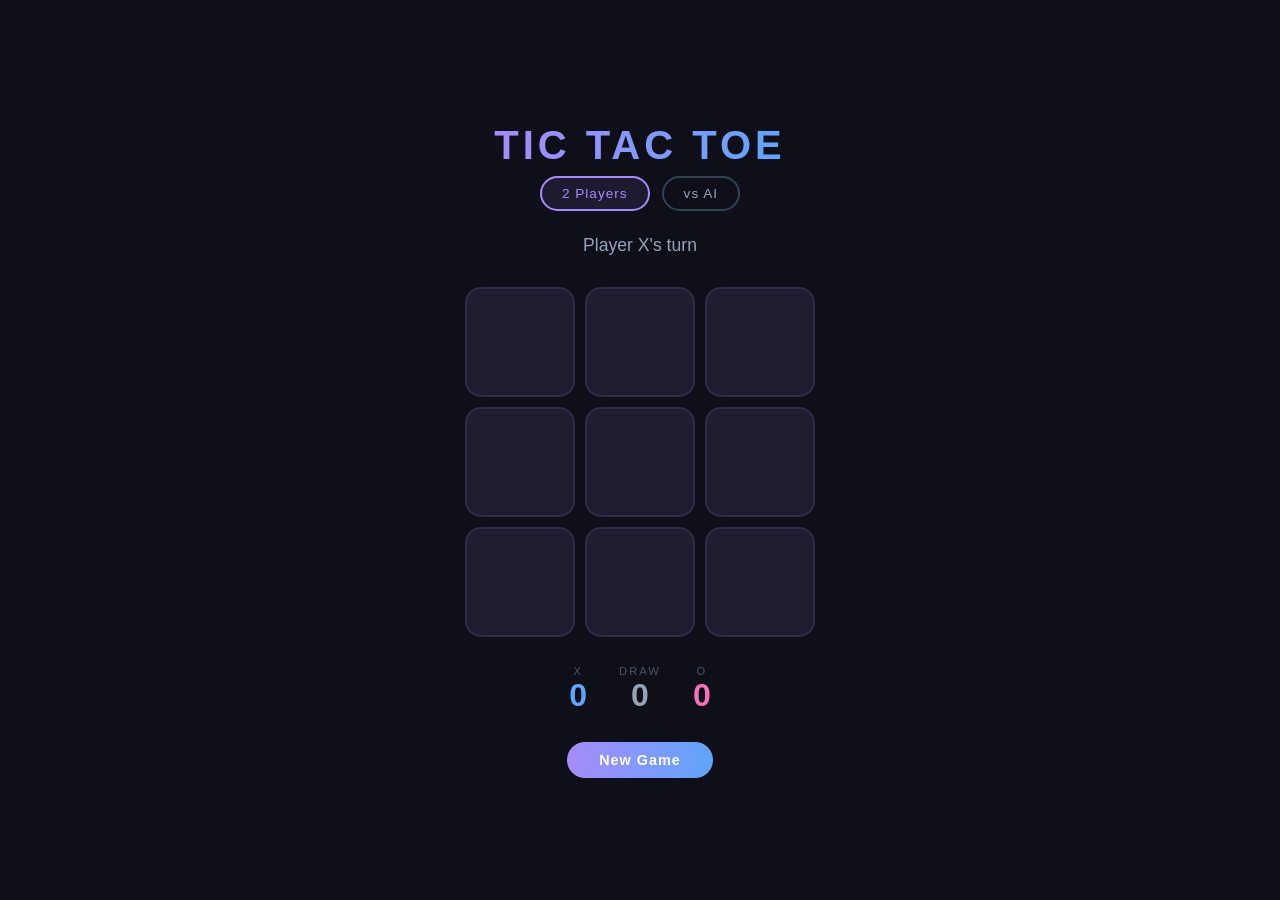
<file: tictactoe.html>
<!DOCTYPE html>
<html lang="en">
<head>
  <meta charset="UTF-8">
  <meta name="viewport" content="width=device-width, initial-scale=1.0">
  <title>Tic Tac Toe</title>
  <style>
    * {
      margin: 0;
      padding: 0;
      box-sizing: border-box;
    }

    body {
      min-height: 100vh;
      display: flex;
      flex-direction: column;
      align-items: center;
      justify-content: center;
      background: #0f0f1a;
      font-family: 'Segoe UI', sans-serif;
      color: #fff;
    }

    h1 {
      font-size: 2.5rem;
      letter-spacing: 4px;
      margin-bottom: 8px;
      background: linear-gradient(90deg, #a78bfa, #60a5fa);
      -webkit-background-clip: text;
      -webkit-text-fill-color: transparent;
      background-clip: text;
    }

    .mode-selector {
      display: flex;
      gap: 12px;
      margin-bottom: 24px;
    }

    .mode-btn {
      padding: 8px 20px;
      border-radius: 999px;
      border: 2px solid #334155;
      background: transparent;
      color: #94a3b8;
      font-size: 0.85rem;
      cursor: pointer;
      transition: all 0.2s;
      letter-spacing: 1px;
    }

    .mode-btn.active {
      border-color: #a78bfa;
      color: #a78bfa;
      background: rgba(167, 139, 250, 0.1);
    }

    .status {
      font-size: 1.1rem;
      color: #94a3b8;
      margin-bottom: 24px;
      height: 28px;
      transition: all 0.3s;
    }

    .status.highlight {
      color: #a78bfa;
      font-weight: 600;
    }

    .board {
      display: grid;
      grid-template-columns: repeat(3, 110px);
      grid-template-rows: repeat(3, 110px);
      gap: 10px;
    }

    .cell {
      width: 110px;
      height: 110px;
      background: #1e1e30;
      border-radius: 16px;
      border: 2px solid #2d2d4a;
      display: flex;
      align-items: center;
      justify-content: center;
      font-size: 3rem;
      font-weight: 700;
      cursor: pointer;
      transition: background 0.15s, transform 0.1s, border-color 0.2s;
      user-select: none;
    }

    .cell:hover:not(.taken) {
      background: #252540;
      border-color: #4a4a6a;
      transform: scale(1.04);
    }

    .cell.taken {
      cursor: default;
    }

    .cell.x {
      color: #60a5fa;
    }

    .cell.o {
      color: #f472b6;
    }

    .cell.winner {
      background: rgba(167, 139, 250, 0.15);
      border-color: #a78bfa;
      animation: pulse 0.6s ease-in-out;
    }

    @keyframes pulse {
      0%   { transform: scale(1); }
      50%  { transform: scale(1.08); }
      100% { transform: scale(1); }
    }

    .scores {
      display: flex;
      gap: 32px;
      margin-top: 28px;
    }

    .score-box {
      text-align: center;
    }

    .score-label {
      font-size: 0.7rem;
      letter-spacing: 2px;
      color: #475569;
      text-transform: uppercase;
    }

    .score-value {
      font-size: 2rem;
      font-weight: 700;
    }

    .score-box.x .score-value { color: #60a5fa; }
    .score-box.draw .score-value { color: #94a3b8; }
    .score-box.o .score-value { color: #f472b6; }

    .reset-btn {
      margin-top: 28px;
      padding: 10px 32px;
      background: linear-gradient(90deg, #a78bfa, #60a5fa);
      border: none;
      border-radius: 999px;
      color: #fff;
      font-size: 0.9rem;
      font-weight: 600;
      letter-spacing: 1px;
      cursor: pointer;
      transition: opacity 0.2s, transform 0.15s;
    }

    .reset-btn:hover {
      opacity: 0.85;
      transform: scale(1.04);
    }
  </style>
</head>
<body>

  <h1>TIC TAC TOE</h1>

  <div class="mode-selector">
    <button class="mode-btn active" id="btn-pvp">2 Players</button>
    <button class="mode-btn" id="btn-ai">vs AI</button>
  </div>

  <div class="status" id="status">Player X's turn</div>

  <div class="board" id="board">
    <div class="cell" data-i="0"></div>
    <div class="cell" data-i="1"></div>
    <div class="cell" data-i="2"></div>
    <div class="cell" data-i="3"></div>
    <div class="cell" data-i="4"></div>
    <div class="cell" data-i="5"></div>
    <div class="cell" data-i="6"></div>
    <div class="cell" data-i="7"></div>
    <div class="cell" data-i="8"></div>
  </div>

  <div class="scores">
    <div class="score-box x">
      <div class="score-label">X</div>
      <div class="score-value" id="score-x">0</div>
    </div>
    <div class="score-box draw">
      <div class="score-label">Draw</div>
      <div class="score-value" id="score-d">0</div>
    </div>
    <div class="score-box o">
      <div class="score-label">O</div>
      <div class="score-value" id="score-o">0</div>
    </div>
  </div>

  <button class="reset-btn" id="reset-btn">New Game</button>

  <script>
    const WINS = [[0,1,2],[3,4,5],[6,7,8],[0,3,6],[1,4,7],[2,5,8],[0,4,8],[2,4,6]];

    let board = Array(9).fill(null);
    let current = 'X';
    let gameOver = false;
    let vsAI = false;
    let scores = { X: 0, O: 0, D: 0 };

    const cells = document.querySelectorAll('.cell');
    const statusEl = document.getElementById('status');
    const btnPvp = document.getElementById('btn-pvp');
    const btnAI = document.getElementById('btn-ai');

    function render() {
      cells.forEach((cell, i) => {
        cell.textContent = board[i] || '';
        cell.className = 'cell' + (board[i] ? ' taken ' + board[i].toLowerCase() : '');
      });
    }

    function setStatus(msg, highlight = false) {
      statusEl.textContent = msg;
      statusEl.className = 'status' + (highlight ? ' highlight' : '');
    }

    function checkWinner(b) {
      for (const [a, c, d] of WINS) {
        if (b[a] && b[a] === b[c] && b[a] === b[d]) return { winner: b[a], line: [a, c, d] };
      }
      if (b.every(v => v)) return { winner: 'draw', line: [] };
      return null;
    }

    function applyResult(result) {
      gameOver = true;
      if (result.winner === 'draw') {
        scores.D++;
        document.getElementById('score-d').textContent = scores.D;
        setStatus("It's a draw!", true);
      } else {
        scores[result.winner]++;
        document.getElementById('score-' + result.winner.toLowerCase()).textContent = scores[result.winner];
        result.line.forEach(i => cells[i].classList.add('winner'));
        const label = vsAI && result.winner === 'O' ? 'AI wins!' : `Player ${result.winner} wins!`;
        setStatus(label, true);
      }
    }

    function minimax(b, isMax) {
      const res = checkWinner(b);
      if (res) {
        if (res.winner === 'O') return 10;
        if (res.winner === 'X') return -10;
        return 0;
      }
      const scores = [];
      b.forEach((v, i) => {
        if (!v) {
          const copy = [...b];
          copy[i] = isMax ? 'O' : 'X';
          scores.push(minimax(copy, !isMax));
        }
      });
      return isMax ? Math.max(...scores) : Math.min(...scores);
    }

    function aiMove() {
      let best = -Infinity, move = -1;
      board.forEach((v, i) => {
        if (!v) {
          const copy = [...board];
          copy[i] = 'O';
          const score = minimax(copy, false);
          if (score > best) { best = score; move = i; }
        }
      });
      if (move !== -1) makeMove(move);
    }

    function makeMove(i) {
      if (board[i] || gameOver) return;
      board[i] = current;
      render();
      const result = checkWinner(board);
      if (result) {
        applyResult(result);
        return;
      }
      current = current === 'X' ? 'O' : 'X';
      const nextLabel = vsAI && current === 'O' ? 'AI is thinking...' : `Player ${current}'s turn`;
      setStatus(nextLabel);
      if (vsAI && current === 'O') {
        setTimeout(aiMove, 350);
      }
    }

    cells.forEach(cell => {
      cell.addEventListener('click', () => {
        if (vsAI && current === 'O') return;
        makeMove(parseInt(cell.dataset.i));
      });
    });

    document.getElementById('reset-btn').addEventListener('click', () => {
      board = Array(9).fill(null);
      current = 'X';
      gameOver = false;
      render();
      setStatus("Player X's turn");
    });

    function setMode(ai) {
      vsAI = ai;
      btnPvp.classList.toggle('active', !ai);
      btnAI.classList.toggle('active', ai);
      board = Array(9).fill(null);
      current = 'X';
      gameOver = false;
      scores = { X: 0, O: 0, D: 0 };
      document.getElementById('score-x').textContent = 0;
      document.getElementById('score-o').textContent = 0;
      document.getElementById('score-d').textContent = 0;
      render();
      setStatus("Player X's turn");
    }

    btnPvp.addEventListener('click', () => setMode(false));
    btnAI.addEventListener('click', () => setMode(true));
  </script>
</body>
</html>
</file>
